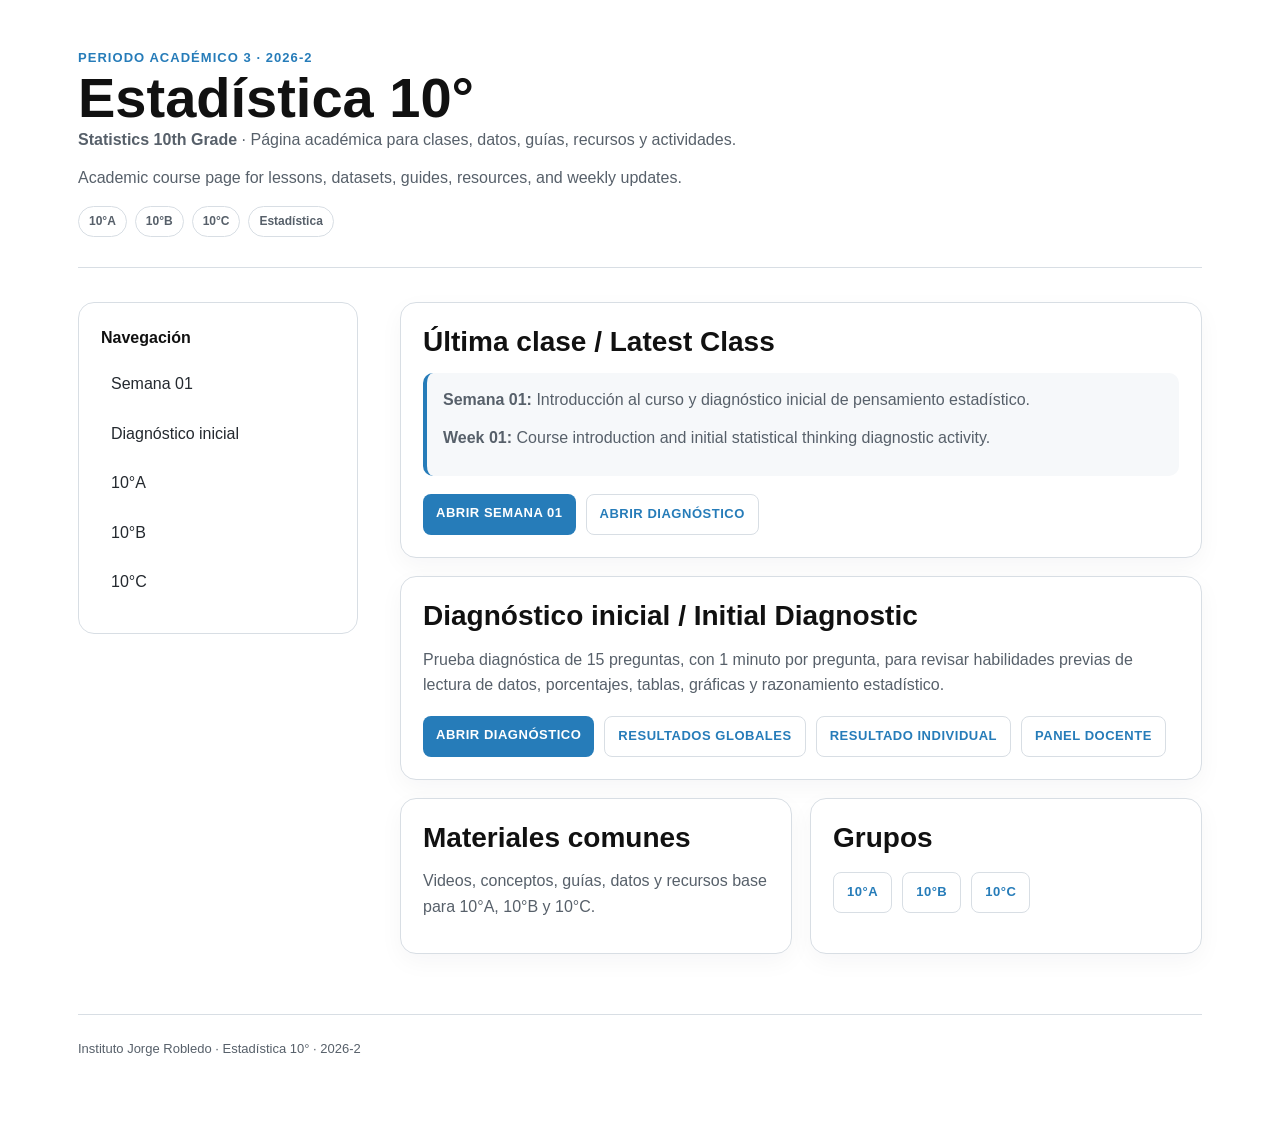
<file: index.html>
<!DOCTYPE html>
<html lang="es">
<head>
  <meta charset="UTF-8" />
  <meta name="viewport" content="width=device-width, initial-scale=1.0" />
  <title>Estadística 10° | Instituto Jorge Robledo</title>
  <link rel="stylesheet" href="assets/style.css" />
</head>
<body>
  <main class="page">
    <header class="hero no-logo">
      <div class="hero-text">
        <p class="kicker">Periodo académico 3 · 2026-2</p>
        <h1>Estadística 10°</h1>
        <p><strong>Statistics 10th Grade</strong> · Página académica para clases, datos, guías, recursos y actividades.</p>
        <p>Academic course page for lessons, datasets, guides, resources, and weekly updates.</p>
        <div class="badges"><span class="badge">10°A</span><span class="badge">10°B</span><span class="badge">10°C</span><span class="badge">Estadística</span></div>
      </div>
    </header>
    <section class="layout">
      <aside class="sidebar"><div class="sidebar-title">Navegación</div><ul class="nav-list"><li><a href="clases/semana-01/">Semana 01</a></li><li><a href="diagnostico/">Diagnóstico inicial</a></li><li><a href="grupos/10A.html">10°A</a></li><li><a href="grupos/10B.html">10°B</a></li><li><a href="grupos/10c.html">10°C</a></li></ul></aside>
      <div class="card-grid">
        <article class="card full"><h2>Última clase / Latest Class</h2><div class="notice"><p><strong>Semana 01:</strong> Introducción al curso y diagnóstico inicial de pensamiento estadístico.</p><p><strong>Week 01:</strong> Course introduction and initial statistical thinking diagnostic activity.</p></div><div class="button-row"><a class="button" href="clases/semana-01/">Abrir Semana 01</a><a class="button secondary" href="diagnostico/">Abrir diagnóstico</a></div></article>
        <article class="card full"><h2>Diagnóstico inicial / Initial Diagnostic</h2><p>Prueba diagnóstica de 15 preguntas, con 1 minuto por pregunta, para revisar habilidades previas de lectura de datos, porcentajes, tablas, gráficas y razonamiento estadístico.</p><div class="button-row"><a class="button" href="diagnostico/">Abrir diagnóstico</a><a class="button secondary" href="diagnostico/resultados.html">Resultados globales</a><a class="button secondary" href="diagnostico/individual.html">Resultado individual</a><a class="button secondary" href="diagnostico/docente.html">Panel docente</a></div></article>
        <article class="card"><h2>Materiales comunes</h2><p>Videos, conceptos, guías, datos y recursos base para 10°A, 10°B y 10°C.</p></article>
        <article class="card"><h2>Grupos</h2><div class="button-row"><a class="button secondary" href="grupos/10A.html">10°A</a><a class="button secondary" href="grupos/10B.html">10°B</a><a class="button secondary" href="grupos/10c.html">10°C</a></div></article>
      </div>
    </section>
    <footer class="footer"><p>Instituto Jorge Robledo · Estadística 10° · 2026-2</p></footer>
  </main>
</body>
</html>
</file>
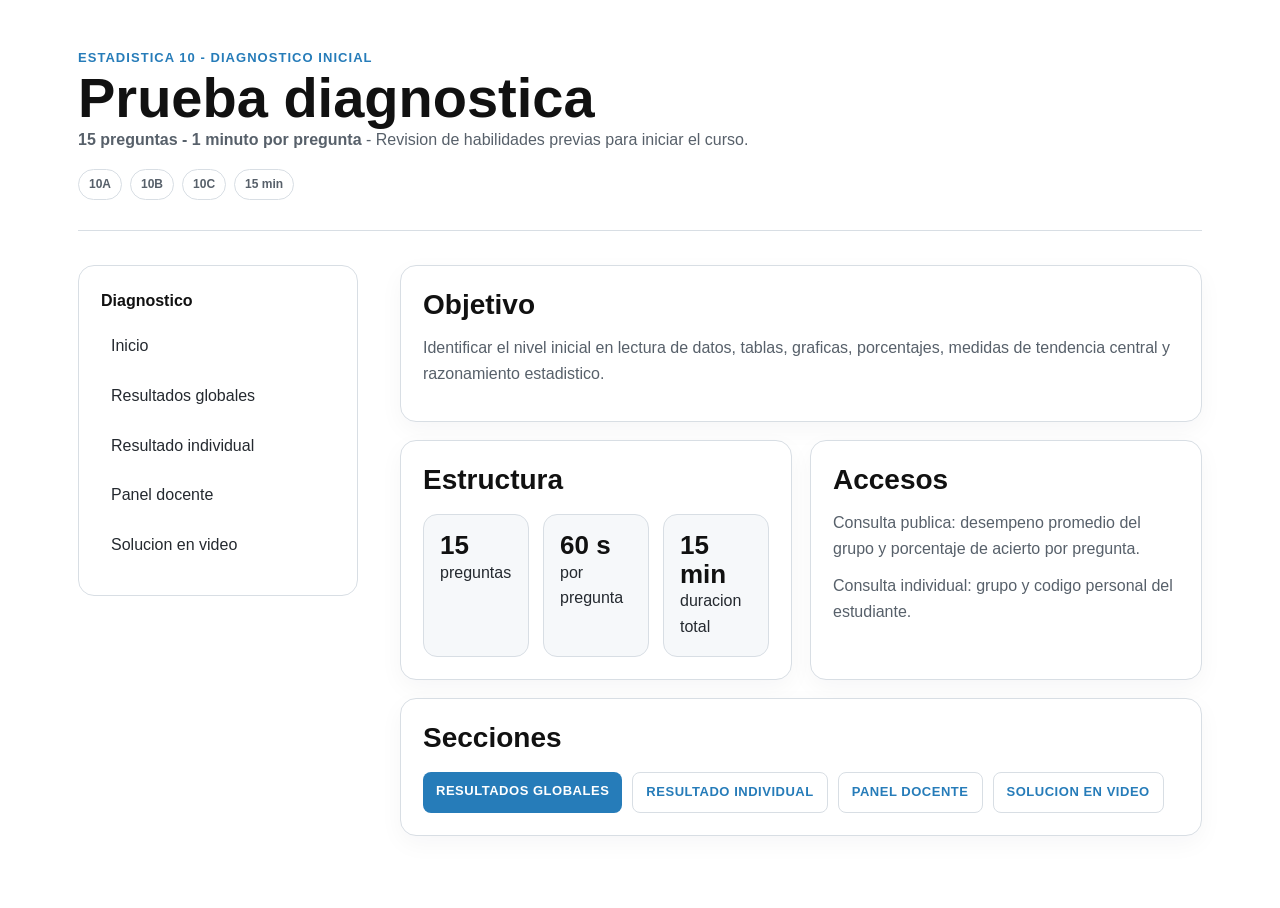
<file: diagnostico/index.html>
<!DOCTYPE html><html lang="es"><head><meta charset="UTF-8"><meta name="viewport" content="width=device-width, initial-scale=1.0"><title>Diagnostico | Estadistica 10</title><link rel="stylesheet" href="../assets/style.css"><link rel="stylesheet" href="assets/diagnostico.css"></head><body><main class="page"><header class="hero no-logo"><div class="hero-text"><p class="kicker">Estadistica 10 - Diagnostico inicial</p><h1>Prueba diagnostica</h1><p><strong>15 preguntas - 1 minuto por pregunta</strong> - Revision de habilidades previas para iniciar el curso.</p><div class="badges"><span class="badge">10A</span><span class="badge">10B</span><span class="badge">10C</span><span class="badge">15 min</span></div></div></header><section class="layout"><aside class="sidebar"><div class="sidebar-title">Diagnostico</div><ul class="nav-list"><li><a href="../index.html">Inicio</a></li><li><a href="resultados.html">Resultados globales</a></li><li><a href="individual.html">Resultado individual</a></li><li><a href="docente.html">Panel docente</a></li><li><a href="solucion.html">Solucion en video</a></li></ul></aside><div class="card-grid"><article class="card full"><h2>Objetivo</h2><p>Identificar el nivel inicial en lectura de datos, tablas, graficas, porcentajes, medidas de tendencia central y razonamiento estadistico.</p></article><article class="card"><h2>Estructura</h2><div class="diagnostic-summary"><div class="metric"><strong>15</strong><span>preguntas</span></div><div class="metric"><strong>60 s</strong><span>por pregunta</span></div><div class="metric"><strong>15 min</strong><span>duracion total</span></div></div></article><article class="card"><h2>Accesos</h2><p>Consulta publica: desempeno promedio del grupo y porcentaje de acierto por pregunta.</p><p>Consulta individual: grupo y codigo personal del estudiante.</p></article><article class="card full"><h2>Secciones</h2><div class="button-row"><a class="button" href="resultados.html">Resultados globales</a><a class="button secondary" href="individual.html">Resultado individual</a><a class="button secondary" href="docente.html">Panel docente</a><a class="button secondary" href="solucion.html">Solucion en video</a></div></article></div></section></main></body></html>
</file>
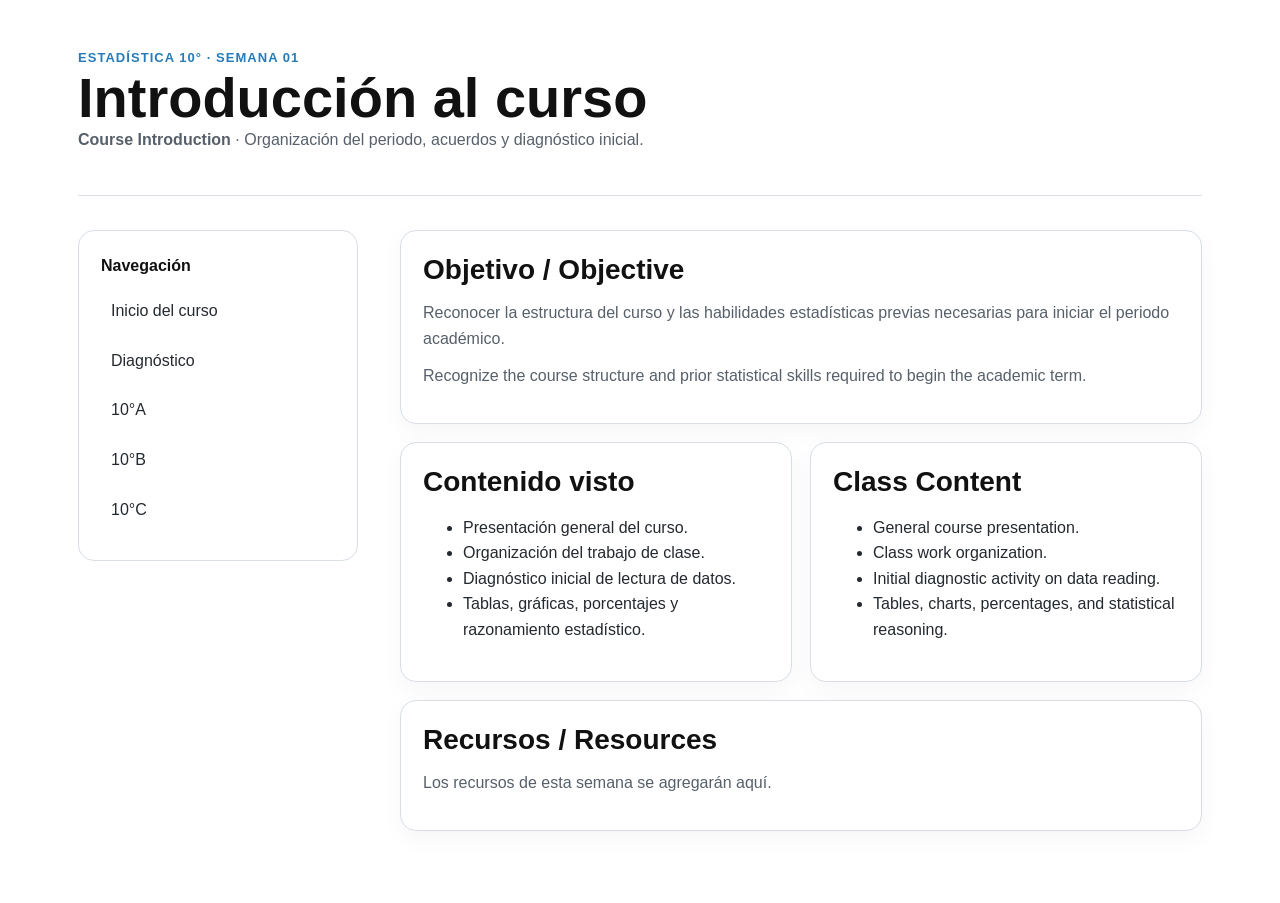
<file: clases/semana-01/index.html>
<!DOCTYPE html><html lang="es"><head><meta charset="UTF-8"><meta name="viewport" content="width=device-width, initial-scale=1.0"><title>Semana 01 | Estadística 10°</title><link rel="stylesheet" href="../../assets/style.css"></head><body><main class="page"><header class="hero no-logo"><div class="hero-text"><p class="kicker">Estadística 10° · Semana 01</p><h1>Introducción al curso</h1><p><strong>Course Introduction</strong> · Organización del periodo, acuerdos y diagnóstico inicial.</p></div></header><section class="layout"><aside class="sidebar"><div class="sidebar-title">Navegación</div><ul class="nav-list"><li><a href="../../index.html">Inicio del curso</a></li><li><a href="../../diagnostico/">Diagnóstico</a></li><li><a href="../../grupos/10A.html">10°A</a></li><li><a href="../../grupos/10B.html">10°B</a></li><li><a href="../../grupos/10C.html">10°C</a></li></ul></aside><div class="card-grid"><article class="card full"><h2>Objetivo / Objective</h2><p>Reconocer la estructura del curso y las habilidades estadísticas previas necesarias para iniciar el periodo académico.</p><p>Recognize the course structure and prior statistical skills required to begin the academic term.</p></article><article class="card"><h2>Contenido visto</h2><ul><li>Presentación general del curso.</li><li>Organización del trabajo de clase.</li><li>Diagnóstico inicial de lectura de datos.</li><li>Tablas, gráficas, porcentajes y razonamiento estadístico.</li></ul></article><article class="card"><h2>Class Content</h2><ul><li>General course presentation.</li><li>Class work organization.</li><li>Initial diagnostic activity on data reading.</li><li>Tables, charts, percentages, and statistical reasoning.</li></ul></article><article class="card full"><h2>Recursos / Resources</h2><p>Los recursos de esta semana se agregarán aquí.</p></article></div></section></main></body></html>
</file>
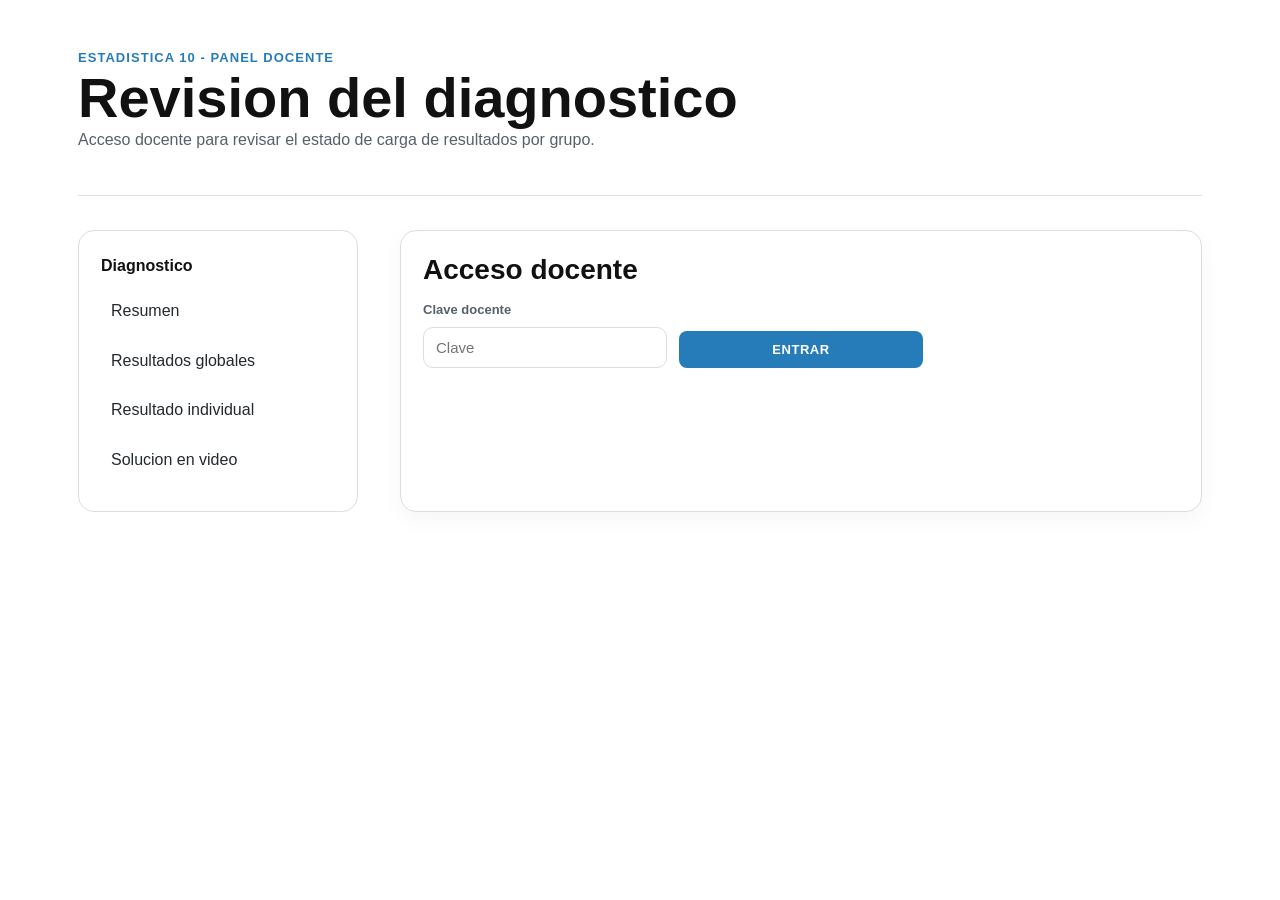
<file: diagnostico/docente.html>
<!DOCTYPE html><html lang="es"><head><meta charset="UTF-8"><meta name="viewport" content="width=device-width, initial-scale=1.0"><title>Panel docente | Estadistica 10</title><link rel="stylesheet" href="../assets/style.css"><link rel="stylesheet" href="assets/diagnostico.css"><script src="data/resultados.js"></script></head><body><main class="page"><header class="hero no-logo"><div class="hero-text"><p class="kicker">Estadistica 10 - Panel docente</p><h1>Revision del diagnostico</h1><p>Acceso docente para revisar el estado de carga de resultados por grupo.</p></div></header><section class="layout"><aside class="sidebar"><div class="sidebar-title">Diagnostico</div><ul class="nav-list"><li><a href="index.html">Resumen</a></li><li><a href="resultados.html">Resultados globales</a></li><li><a href="individual.html">Resultado individual</a></li><li><a href="solucion.html">Solucion en video</a></li></ul></aside><div class="card-grid"><article id="teacherLogin" class="card full"><h2>Acceso docente</h2><div class="form-grid"><label>Clave docente<input id="teacherPassword" type="password" placeholder="Clave"></label><label>&nbsp;<button class="button" onclick="teacherAccess()" style="border:0">Entrar</button></label></div></article><article id="teacherPanel" class="card full" style="display:none"><h2>Resumen docente</h2><div id="teacherSummary" class="diagnostic-summary"></div><h3>Estado por grupo</h3><div class="table-wrap"><table><thead><tr><th>Grupo</th><th>Registrados</th><th>Promedio</th><th>Estado</th></tr></thead><tbody id="teacherBody"></tbody></table></div></article></div></section></main><script>function teacherAccess(){const password=document.getElementById("teacherPassword").value.trim();if(password!==DIAGNOSTIC_CONFIG.teacherPassword){alert("Clave incorrecta.");return;}document.getElementById("teacherLogin").style.display="none";document.getElementById("teacherPanel").style.display="block";const groups=DIAGNOSTIC_CONFIG.groups;const total=groups.reduce((sum,g)=>sum+GROUP_RESULTS[g].students,0);document.getElementById("teacherSummary").innerHTML=`<div class="metric"><strong>${groups.length}</strong><span>grupos</span></div><div class="metric"><strong>${total}</strong><span>registrados</span></div><div class="metric"><strong>${DIAGNOSTIC_CONFIG.totalQuestions}</strong><span>preguntas</span></div>`;document.getElementById("teacherBody").innerHTML=groups.map(g=>{const data=GROUP_RESULTS[g];return `<tr><td>${g}</td><td>${data.students}</td><td>${data.average===null?"Pendiente":data.average+"%"}</td><td>Pendiente de carga</td></tr>`}).join("");}</script></body></html>
</file>
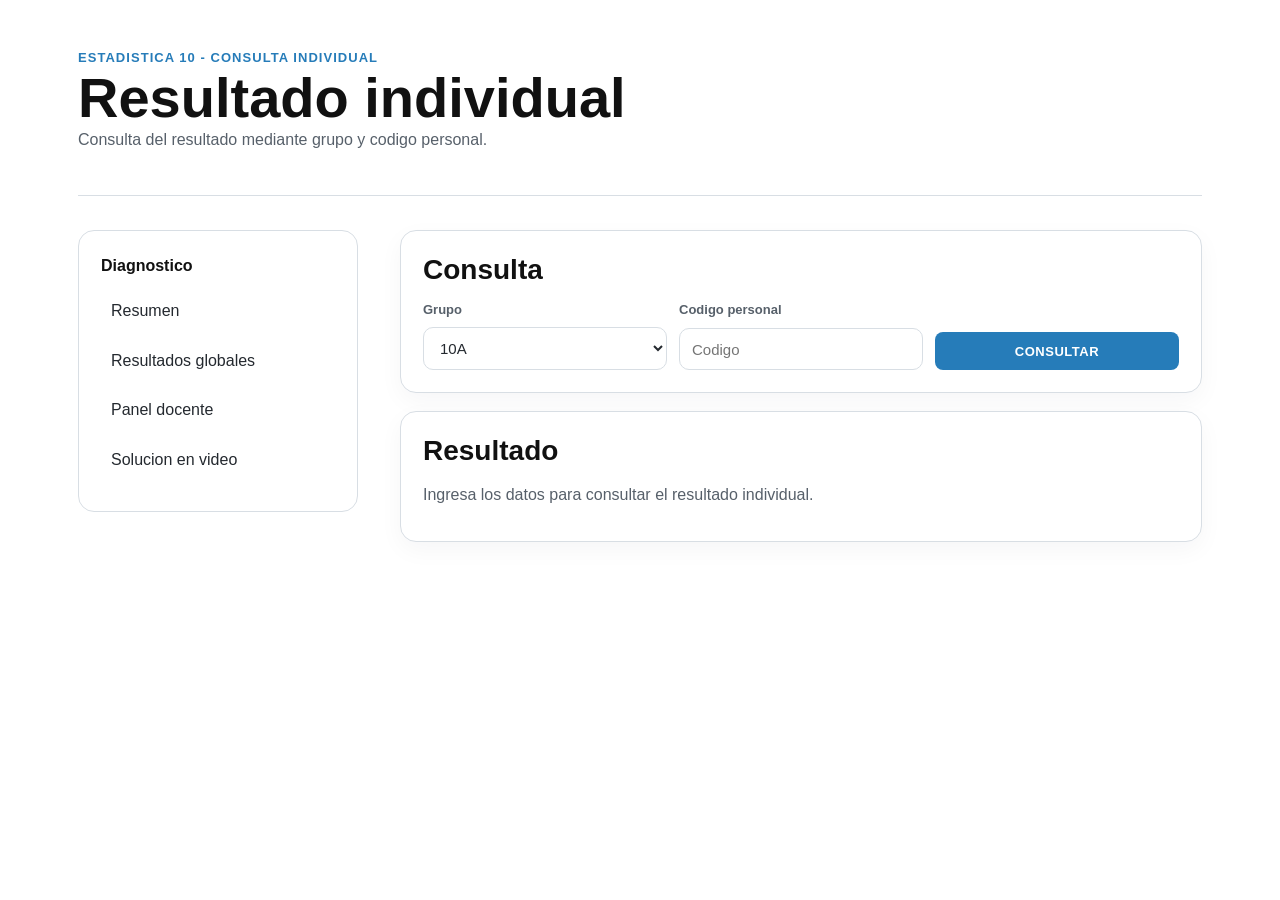
<file: diagnostico/individual.html>
<!DOCTYPE html><html lang="es"><head><meta charset="UTF-8"><meta name="viewport" content="width=device-width, initial-scale=1.0"><title>Resultado individual | Estadistica 10</title><link rel="stylesheet" href="../assets/style.css"><link rel="stylesheet" href="assets/diagnostico.css"><script src="data/resultados.js"></script></head><body><main class="page"><header class="hero no-logo"><div class="hero-text"><p class="kicker">Estadistica 10 - Consulta individual</p><h1>Resultado individual</h1><p>Consulta del resultado mediante grupo y codigo personal.</p></div></header><section class="layout"><aside class="sidebar"><div class="sidebar-title">Diagnostico</div><ul class="nav-list"><li><a href="index.html">Resumen</a></li><li><a href="resultados.html">Resultados globales</a></li><li><a href="docente.html">Panel docente</a></li><li><a href="solucion.html">Solucion en video</a></li></ul></aside><div class="card-grid"><article class="card full"><h2>Consulta</h2><div class="form-grid"><label>Grupo<select id="studentGroup"><option value="10A">10A</option><option value="10B">10B</option><option value="10C">10C</option></select></label><label>Codigo personal<input id="studentCode" type="password" placeholder="Codigo"></label><label>&nbsp;<button class="button" onclick="lookupStudent()" style="border:0">Consultar</button></label></div></article><article class="card full" id="studentResult"><h2>Resultado</h2><p>Ingresa los datos para consultar el resultado individual.</p></article></div></section></main><script>function lookupStudent(){const group=document.getElementById("studentGroup").value;const code=document.getElementById("studentCode").value.trim();const result=INDIVIDUAL_RESULTS[group][code];const box=document.getElementById("studentResult");if(!code){box.innerHTML="<h2>Resultado</h2><p>Debes ingresar el codigo.</p>";return;}if(!result){box.innerHTML=`<h2>Resultado no disponible</h2><p>No se encontro un resultado cargado para el grupo ${group}.</p><div class="private-note">Los resultados individuales se cargaran despues de aplicar y revisar la prueba diagnostica.</div>`;return;}box.innerHTML=`<h2>${result.name||"Estudiante"}</h2><div class="diagnostic-summary"><div class="metric"><strong>${result.score}/15</strong><span>puntaje</span></div><div class="metric"><strong>${result.percent}%</strong><span>porcentaje</span></div><div class="metric"><strong>${group}</strong><span>grupo</span></div></div><p><strong>Retroalimentacion:</strong> ${result.feedback||"Pendiente."}</p>`;}</script></body></html>
</file>
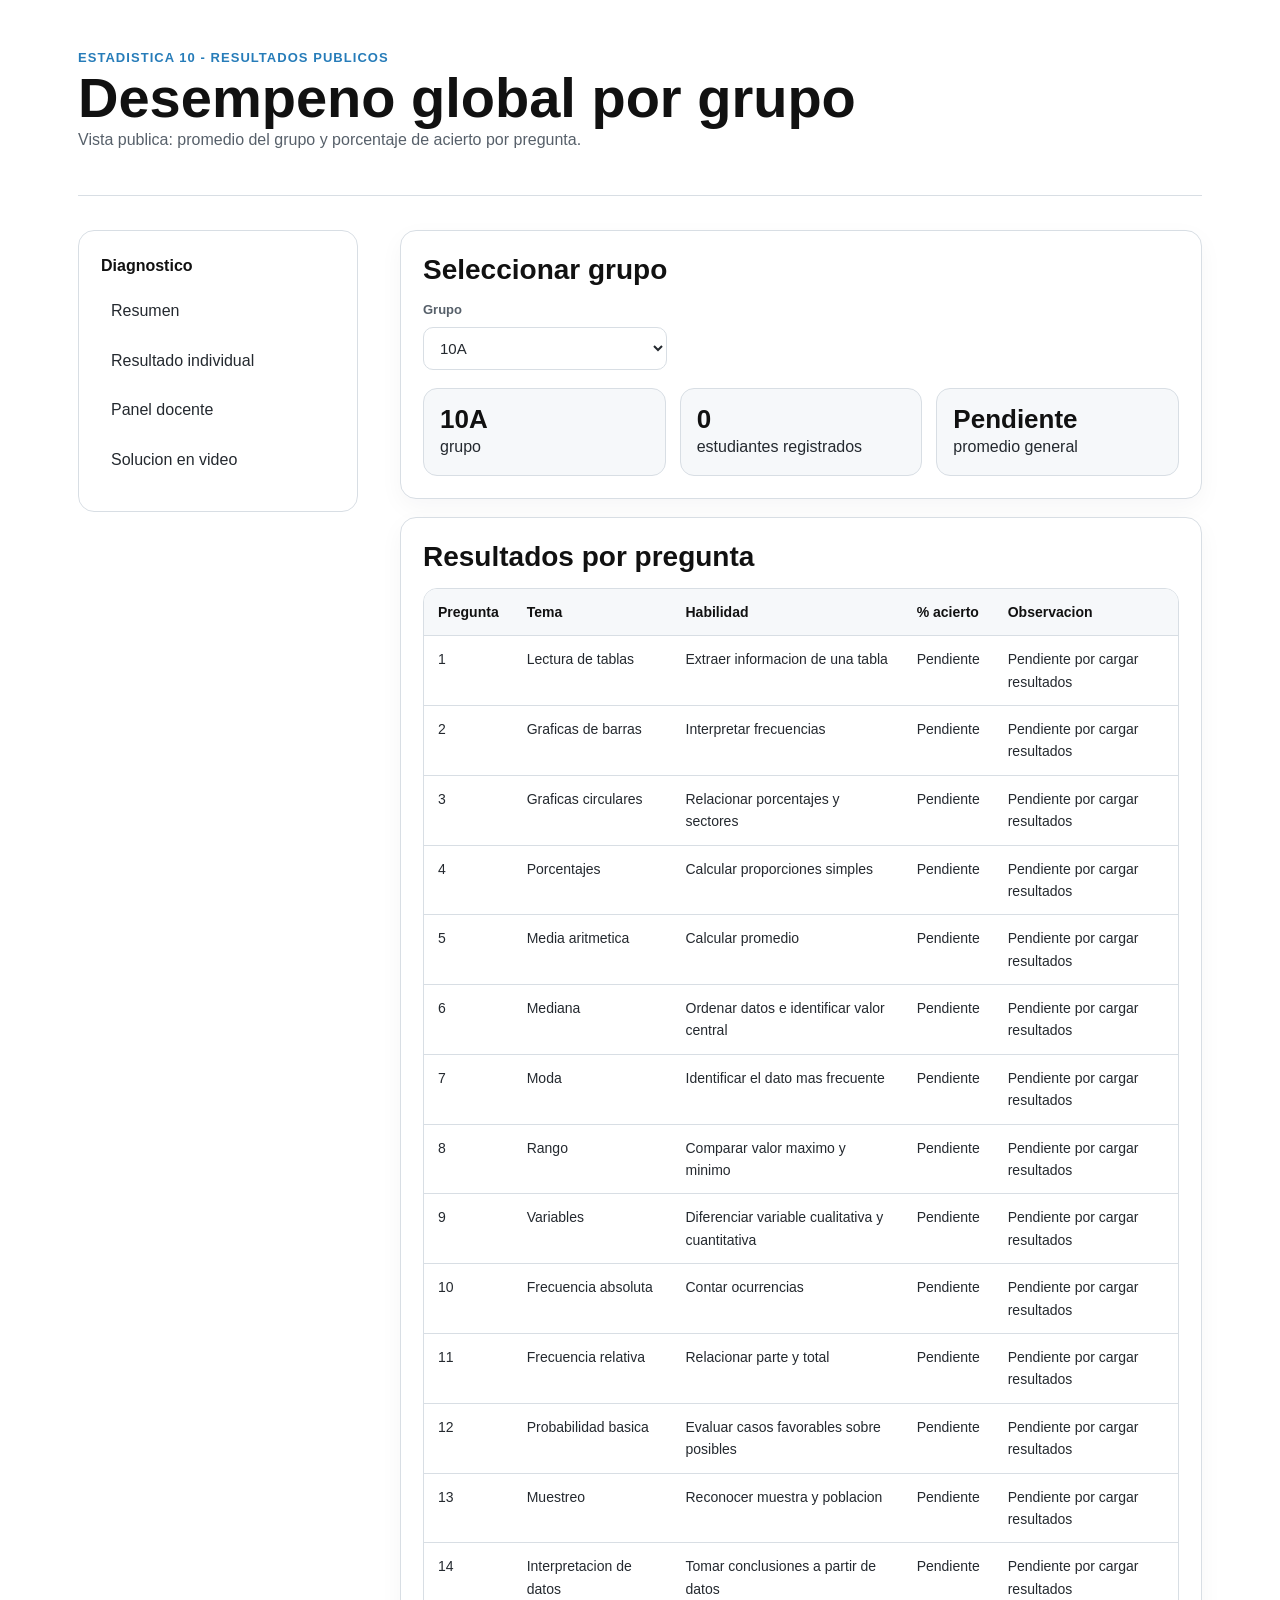
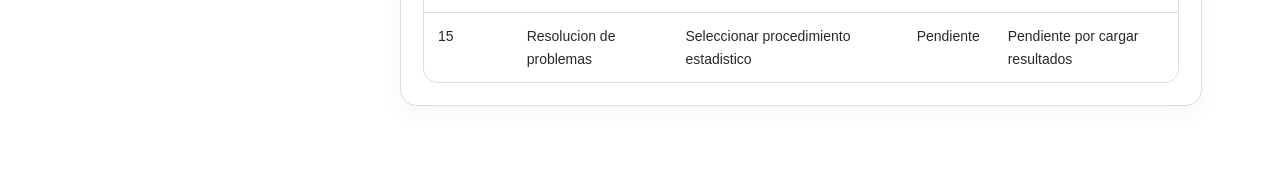
<file: diagnostico/resultados.html>
<!DOCTYPE html><html lang="es"><head><meta charset="UTF-8"><meta name="viewport" content="width=device-width, initial-scale=1.0"><title>Resultados | Estadistica 10</title><link rel="stylesheet" href="../assets/style.css"><link rel="stylesheet" href="assets/diagnostico.css"><script src="data/resultados.js"></script></head><body><main class="page"><header class="hero no-logo"><div class="hero-text"><p class="kicker">Estadistica 10 - Resultados publicos</p><h1>Desempeno global por grupo</h1><p>Vista publica: promedio del grupo y porcentaje de acierto por pregunta.</p></div></header><section class="layout"><aside class="sidebar"><div class="sidebar-title">Diagnostico</div><ul class="nav-list"><li><a href="index.html">Resumen</a></li><li><a href="individual.html">Resultado individual</a></li><li><a href="docente.html">Panel docente</a></li><li><a href="solucion.html">Solucion en video</a></li></ul></aside><div class="card-grid"><article class="card full"><h2>Seleccionar grupo</h2><div class="form-grid"><label>Grupo<select id="groupSelect" onchange="renderGroup()"><option value="10A">10A</option><option value="10B">10B</option><option value="10C">10C</option></select></label></div><div id="summary" class="diagnostic-summary"></div></article><article class="card full"><h2>Resultados por pregunta</h2><div class="table-wrap"><table><thead><tr><th>Pregunta</th><th>Tema</th><th>Habilidad</th><th>% acierto</th><th>Observacion</th></tr></thead><tbody id="resultsBody"></tbody></table></div></article></div></section></main><script>function formatPercent(v){return v===null?"Pendiente":v+"%"}function renderGroup(){const g=document.getElementById("groupSelect").value;const data=GROUP_RESULTS[g];document.getElementById("summary").innerHTML=`<div class="metric"><strong>${g}</strong><span>grupo</span></div><div class="metric"><strong>${data.students}</strong><span>estudiantes registrados</span></div><div class="metric"><strong>${data.average===null?"Pendiente":data.average+"%"}</strong><span>promedio general</span></div>`;document.getElementById("resultsBody").innerHTML=QUESTIONS.map(q=>{const row=data.questions.find(item=>item.id===q.id);return `<tr><td>${q.id}</td><td>${q.topic}</td><td>${q.skill}</td><td>${formatPercent(row.correctPercent)}</td><td>${row.dominantError}</td></tr>`}).join("")}renderGroup();</script></body></html>
</file>
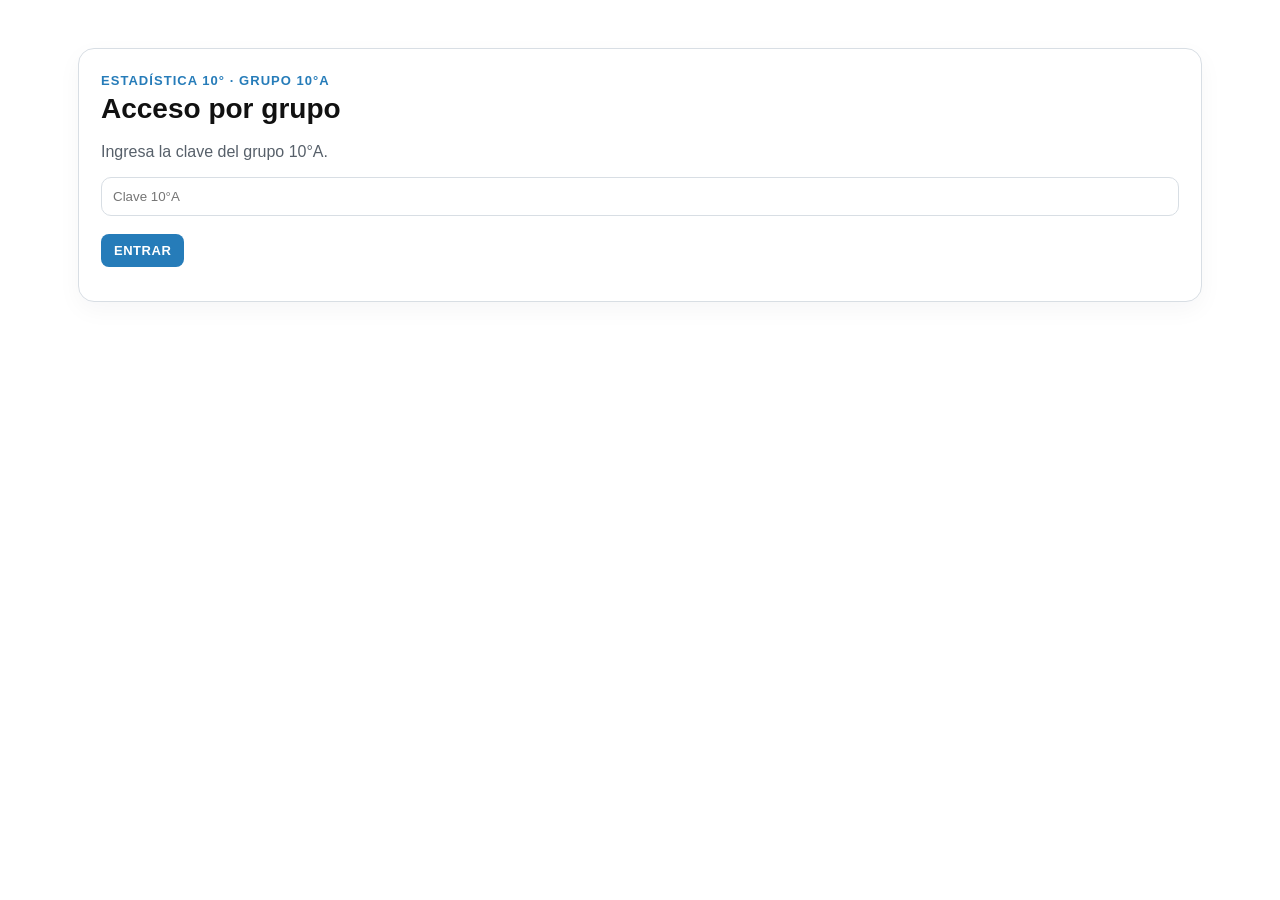
<file: grupos/10A.html>
<!DOCTYPE html><html lang="es"><head><meta charset="UTF-8"><meta name="viewport" content="width=device-width, initial-scale=1.0"><title>Grupo 10°A | Estadística 10°</title><link rel="stylesheet" href="../assets/style.css"></head><body><section id="login" class="page"><article class="card"><p class="kicker">Estadística 10° · Grupo 10°A</p><h2>Acceso por grupo</h2><p>Ingresa la clave del grupo 10°A.</p><input id="password" type="password" placeholder="Clave 10°A" style="width:100%;padding:11px;border:1px solid #d8dee4;border-radius:10px"><div class="button-row"><button class="button" onclick="checkAccess()" style="border:0">Entrar</button></div><p id="error"></p></article></section><main id="content" class="page" style="display:none"><header class="hero no-logo"><div class="hero-text"><p class="kicker">Estadística 10° · Grupo 10°A</p><h1>Grupo 10°A</h1><p>Espacio específico para recordatorios, actividades y recursos del grupo 10°A.</p></div></header><section class="card-grid" style="margin-top:34px"><article class="card full"><h2>Estado actual</h2><p>Contenido específico pendiente por publicar.</p><div class="button-row"><a class="button" href="../index.html">Volver al curso</a></div></article></section></main><script>const GROUP_PASSWORD="est10A-2026";const ACCESS_KEY="ijr-est-10A-access";function checkAccess(){const input=document.getElementById("password").value.trim();if(input===GROUP_PASSWORD){localStorage.setItem(ACCESS_KEY,"ok");document.getElementById("login").style.display="none";document.getElementById("content").style.display="block";}else{document.getElementById("error").textContent="Clave incorrecta. Verifica con el docente.";}}window.onload=()=>{if(localStorage.getItem(ACCESS_KEY)==="ok"){document.getElementById("login").style.display="none";document.getElementById("content").style.display="block";}};</script></body></html>
</file>
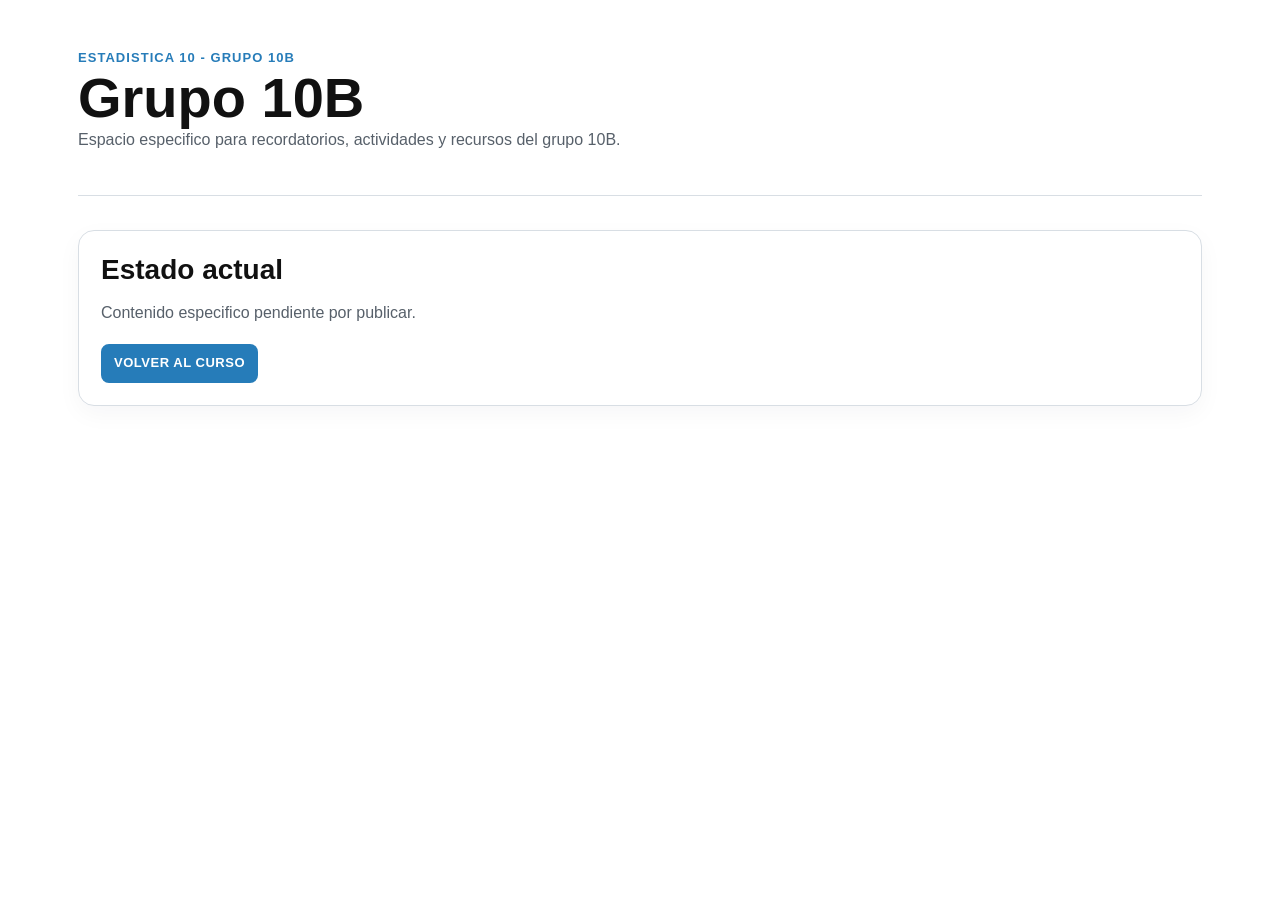
<file: grupos/10B.html>
<!DOCTYPE html><html lang="es"><head><meta charset="UTF-8"><meta name="viewport" content="width=device-width, initial-scale=1.0"><title>Grupo 10B | Estadistica 10</title><link rel="stylesheet" href="../assets/style.css"></head><body><main class="page"><header class="hero no-logo"><div class="hero-text"><p class="kicker">Estadistica 10 - Grupo 10B</p><h1>Grupo 10B</h1><p>Espacio especifico para recordatorios, actividades y recursos del grupo 10B.</p></div></header><section class="card-grid" style="margin-top:34px"><article class="card full"><h2>Estado actual</h2><p>Contenido especifico pendiente por publicar.</p><div class="button-row"><a class="button" href="../index.html">Volver al curso</a></div></article></section></main></body></html>
</file>
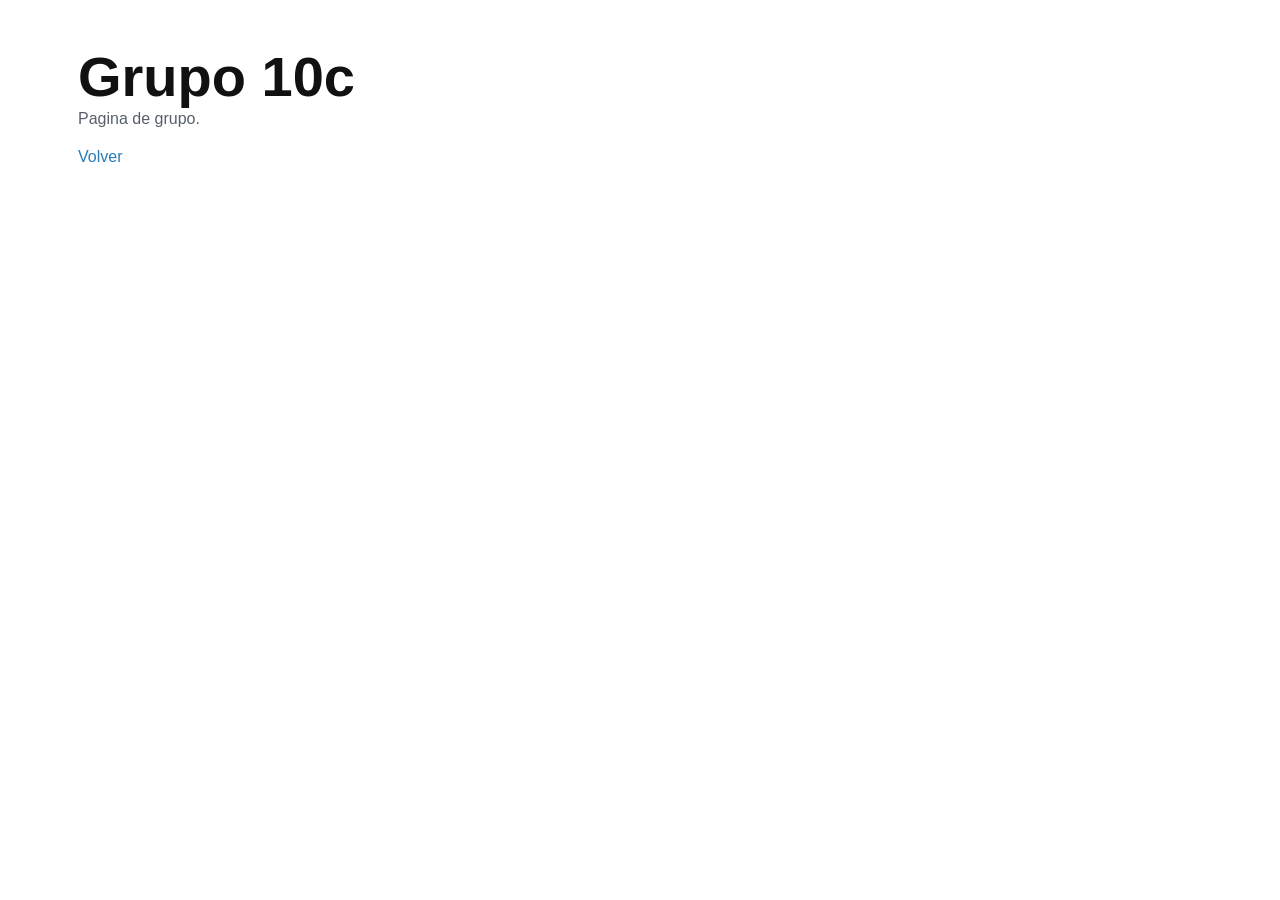
<file: grupos/10c.html>
<!doctype html><html><head><meta charset="utf-8"><title>Grupo 10c</title><link rel="stylesheet" href="../assets/style.css"></head><body><main class="page"><h1>Grupo 10c</h1><p>Pagina de grupo.</p><p><a href="../index.html">Volver</a></p></main></body></html>
</file>
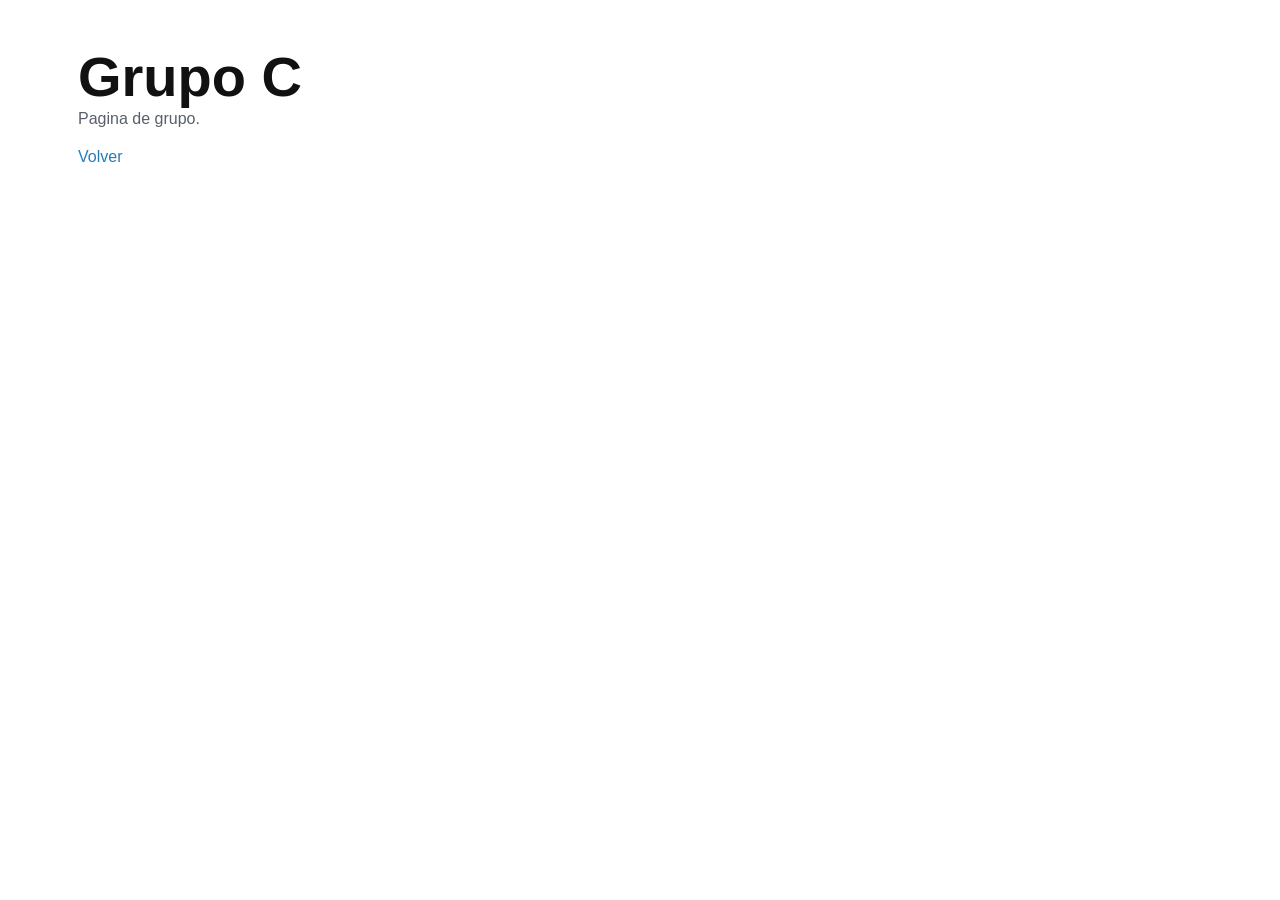
<file: grupos/diez-c.html>
<!doctype html><html><head><meta charset="utf-8"><title>Grupo C</title><link rel="stylesheet" href="../assets/style.css"></head><body><main class="page"><h1>Grupo C</h1><p>Pagina de grupo.</p><p><a href="../index.html">Volver</a></p></main></body></html>
</file>
<file: assets/style.css>
:root{--bg:#fff;--text:#24292f;--muted:#57606a;--soft:#f6f8fa;--border:#d8dee4;--primary:#267CB9;--primary-dark:#1f5f8f}*{box-sizing:border-box}body{margin:0;background:var(--bg);color:var(--text);font-family:-apple-system,BlinkMacSystemFont,"Segoe UI",Helvetica,Arial,sans-serif;line-height:1.6}.page{max-width:1180px;margin:0 auto;padding:48px 28px 72px}.hero{display:grid;grid-template-columns:auto 1fr;align-items:center;gap:22px;padding-bottom:30px;border-bottom:1px solid var(--border)}.hero.no-logo{grid-template-columns:1fr}.hero-text{min-width:0}.school-logo{width:88px;height:96px;object-fit:contain;display:block}.kicker{color:var(--primary);font-size:13px;font-weight:800;letter-spacing:.08em;text-transform:uppercase;margin:0}h1{margin:0;color:#111;font-size:clamp(34px,5vw,56px);line-height:1.04;font-weight:850}h2{margin:0 0 14px;color:#111;font-size:28px;line-height:1.2}h3{margin:0 0 10px;color:#111;font-size:20px}p{margin:0 0 12px;color:var(--muted)}a{color:var(--primary);text-decoration:none}a:hover{text-decoration:underline}.layout{display:grid;grid-template-columns:280px 1fr;gap:42px;margin-top:34px}.sidebar{position:sticky;top:28px;align-self:start;border:1px solid var(--border);border-radius:16px;padding:22px;background:#fff}.sidebar-title{color:#111;font-weight:850;margin-bottom:12px}.nav-list{list-style:none;padding:0;margin:0}.nav-list li{margin:8px 0}.nav-list a{display:block;padding:8px 10px;border-radius:8px;color:var(--text)}.nav-list a:hover{background:var(--soft);text-decoration:none}.card-grid{display:grid;grid-template-columns:repeat(2,minmax(0,1fr));gap:18px}.card{border:1px solid var(--border);border-radius:16px;padding:22px;background:#fff;box-shadow:0 8px 24px rgba(31,35,40,.04)}.card.full{grid-column:1/-1}.badges{display:flex;flex-wrap:wrap;gap:8px;margin-top:16px}.badge{display:inline-block;padding:5px 10px;border:1px solid var(--border);border-radius:999px;color:var(--muted);font-size:12px;font-weight:700;background:#fff}.button-row{display:flex;flex-wrap:wrap;gap:10px;margin-top:18px}.button{display:inline-block;padding:9px 13px;border-radius:8px;background:var(--primary);color:#fff;font-size:13px;font-weight:800;text-transform:uppercase;letter-spacing:.04em}.button:hover{background:var(--primary-dark);color:#fff;text-decoration:none}.button.secondary{background:#fff;color:var(--primary);border:1px solid var(--border)}.button.secondary:hover{background:var(--soft)}.notice{border-left:4px solid var(--primary);background:var(--soft);padding:14px 16px;border-radius:10px}.footer{margin-top:60px;padding-top:24px;border-top:1px solid var(--border);color:var(--muted);font-size:13px}@media(max-width:860px){.layout{grid-template-columns:1fr}.sidebar{position:static}.card-grid{grid-template-columns:1fr}.page{padding:34px 20px 56px}.hero{grid-template-columns:1fr}.school-logo{width:74px;height:80px}}
</file>
<file: diagnostico/assets/diagnostico.css>
.diagnostic-summary{display:grid;grid-template-columns:repeat(3,minmax(0,1fr));gap:14px;margin-top:18px}.metric{border:1px solid var(--border);border-radius:14px;padding:16px;background:var(--soft)}.metric strong{display:block;color:#111;font-size:26px;line-height:1.1}.table-wrap{overflow-x:auto;border:1px solid var(--border);border-radius:14px;background:#fff}table{width:100%;border-collapse:collapse;font-size:14px}th,td{padding:12px 14px;border-bottom:1px solid var(--border);text-align:left;vertical-align:top}th{background:var(--soft);color:#111;font-weight:850}tr:last-child td{border-bottom:0}.form-grid{display:grid;grid-template-columns:repeat(3,minmax(0,1fr));gap:12px;margin-top:12px}.form-grid label{display:grid;gap:6px;color:var(--muted);font-size:13px;font-weight:700}select,input{width:100%;padding:11px 12px;border:1px solid var(--border);border-radius:10px;color:var(--text);background:#fff;font-size:15px}.video-placeholder{border:1px dashed var(--border);border-radius:16px;padding:22px;background:#fff}.private-note{border-left:4px solid #9a6700;background:#fff8c5;padding:14px 16px;border-radius:10px;color:#3b2300}@media(max-width:860px){.diagnostic-summary,.form-grid{grid-template-columns:1fr}}
</file>
